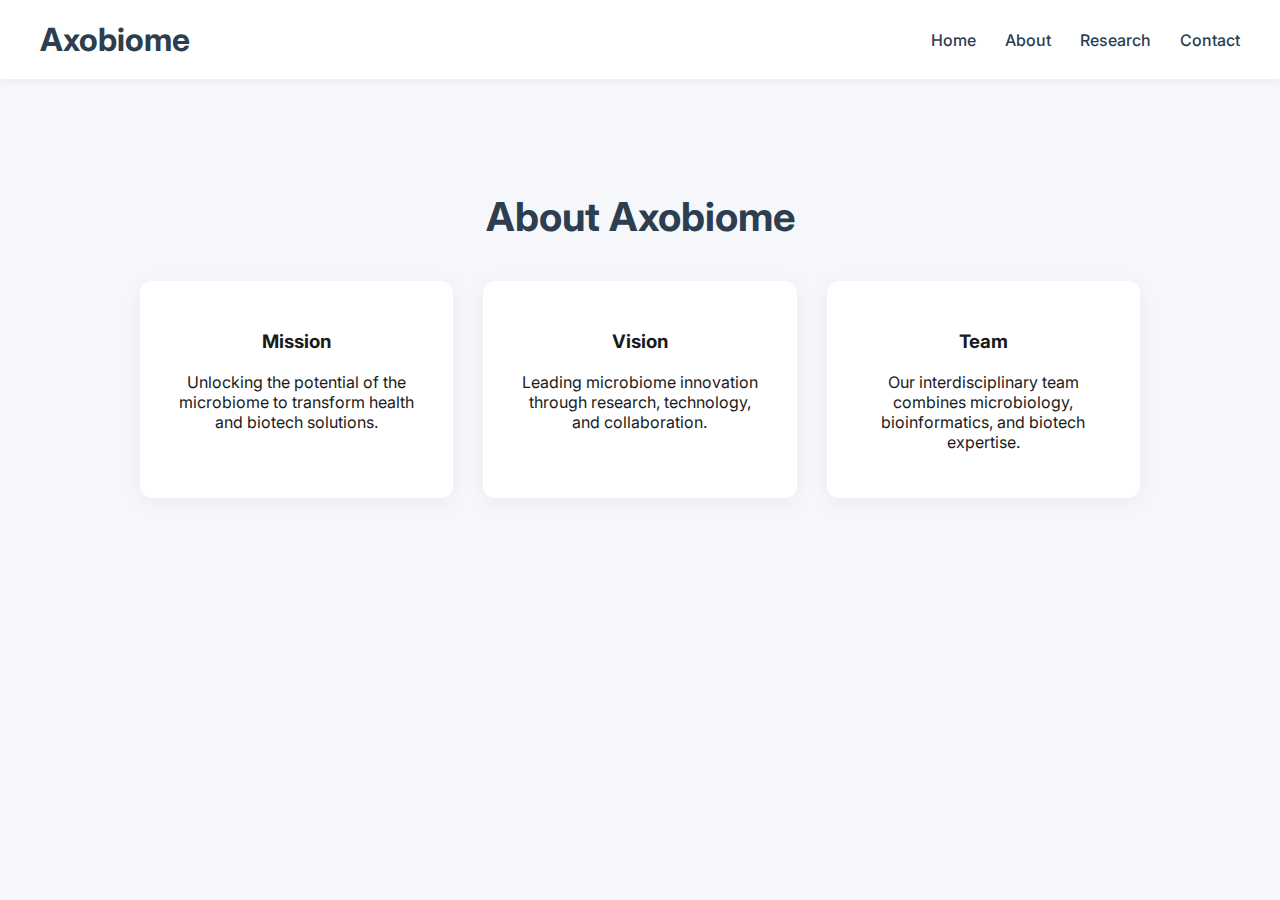
<file: about.html>
<!DOCTYPE html>
<html lang="en">
<head>
  <meta charset="UTF-8">
  <meta name="viewport" content="width=device-width, initial-scale=1.0">
  <title>Axobiome | About</title>
  <link href="https://fonts.googleapis.com/css2?family=Inter:wght@400;600;700&display=swap" rel="stylesheet">
  <style>
    body { margin:0; font-family:'Inter', sans-serif; background:#f5f7fa; color:#1a1a1a; }
    header { background:#fff; padding:20px 40px; display:flex; justify-content:space-between; align-items:center; box-shadow:0 2px 6px rgba(0,0,0,0.05); position:sticky; top:0; z-index:100; }
    header h1 { margin:0; font-weight:700; color:#2c3e50; }
    nav a { margin-left:25px; text-decoration:none; color:#2c3e50; font-weight:500; transition:color 0.2s; }
    nav a:hover { color:#0077cc; }
    section { padding:80px 20px; max-width:1000px; margin:auto; }
    section h2 { text-align:center; margin-bottom:40px; font-size:2.5em; color:#2c3e50; }
    .grid { display:grid; grid-template-columns:repeat(auto-fit, minmax(250px,1fr)); gap:30px; }
    .card { background:white; border-radius:12px; padding:30px; box-shadow:0 4px 20px rgba(0,0,0,0.05); text-align:center; transition:transform 0.3s; }
    .card:hover { transform:translateY(-5px); }
  </style>
</head>
<body>

<header>
  <h1>Axobiome</h1>
  <nav>
    <a href="index.html">Home</a>
    <a href="about.html">About</a>
    <a href="research.html">Research</a>
    <a href="contact.html">Contact</a>
  </nav>
</header>

<section>
  <h2>About Axobiome</h2>
  <div class="grid">
    <div class="card">
      <h3>Mission</h3>
      <p>Unlocking the potential of the microbiome to transform health and biotech solutions.</p>
    </div>
    <div class="card">
      <h3>Vision</h3>
      <p>Leading microbiome innovation through research, technology, and collaboration.</p>
    </div>
    <div class="card">
      <h3>Team</h3>
      <p>Our interdisciplinary team combines microbiology, bioinformatics, and biotech expertise.</p>
    </div>
  </div>
</section>

</body>
</html>
</file>
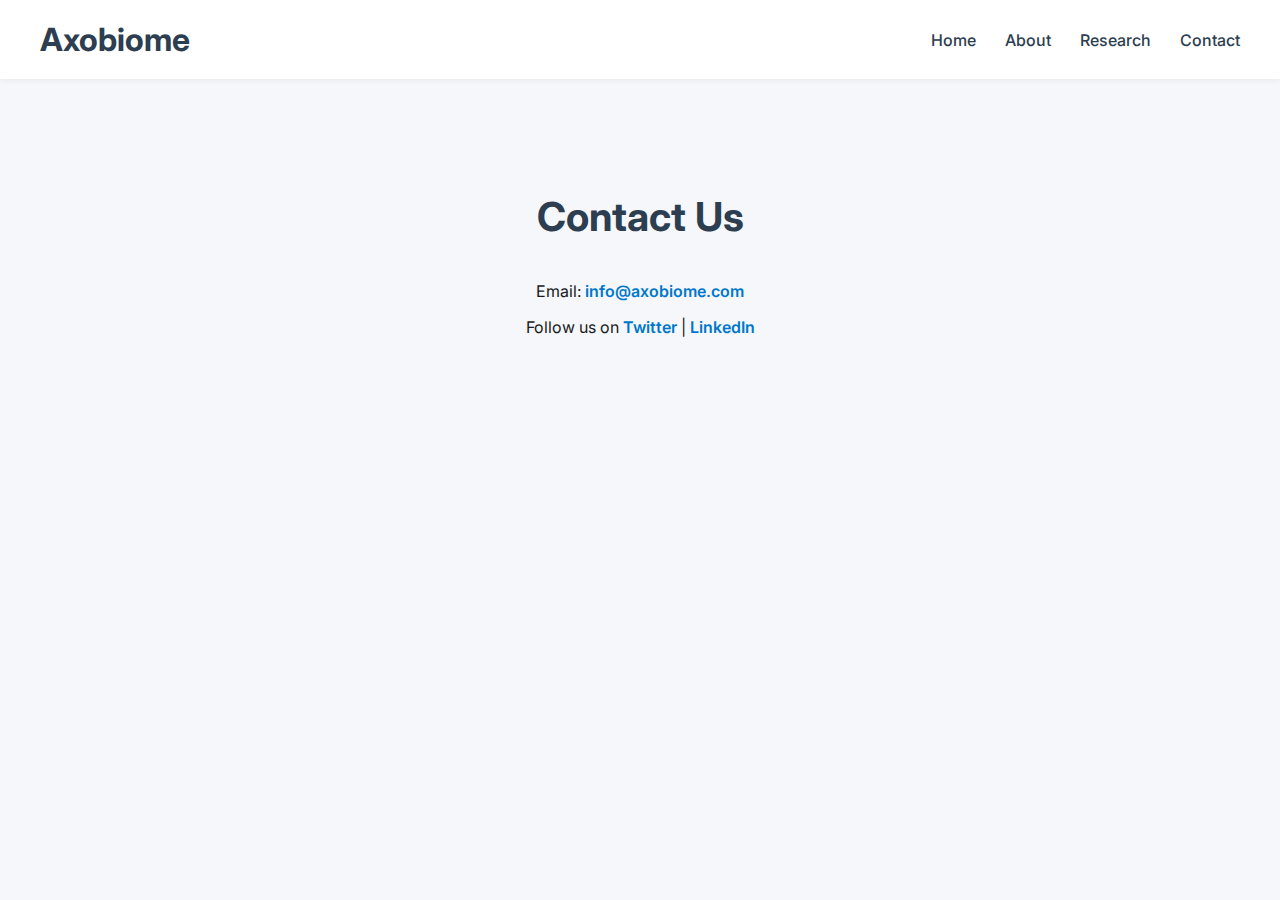
<file: contact.html>
<!DOCTYPE html>
<html lang="en">
<head>
  <meta charset="UTF-8">
  <meta name="viewport" content="width=device-width, initial-scale=1.0">
  <title>Axobiome | Contact</title>
  <link href="https://fonts.googleapis.com/css2?family=Inter:wght@400;600;700&display=swap" rel="stylesheet">
  <style>
    body { margin:0; font-family:'Inter', sans-serif; background:#f5f7fa; color:#1a1a1a; }
    header { background:#fff; padding:20px 40px; display:flex; justify-content:space-between; align-items:center; box-shadow:0 2px 6px rgba(0,0,0,0.05); position:sticky; top:0; z-index:100; }
    header h1 { margin:0; font-weight:700; color:#2c3e50; }
    nav a { margin-left:25px; text-decoration:none; color:#2c3e50; font-weight:500; transition:color 0.2s; }
    nav a:hover { color:#0077cc; }
    section { padding:80px 20px; max-width:600px; margin:auto; text-align:center; }
    h2 { font-size:2.5em; margin-bottom:40px; color:#2c3e50; }
    a { color:#0077cc; text-decoration:none; font-weight:600; }
    a:hover { text-decoration:underline; }
  </style>
</head>
<body>

<header>
  <h1>Axobiome</h1>
  <nav>
    <a href="index.html">Home</a>
    <a href="about.html">About</a>
    <a href="research.html">Research</a>
    <a href="contact.html">Contact</a>
  </nav>
</header>

<section>
  <h2>Contact Us</h2>
  <p>Email: <a href="mailto:info@axobiome.com">info@axobiome.com</a></p>
  <p>Follow us on <a href="#">Twitter</a> | <a href="#">LinkedIn</a></p>
</section>

</body>
</html>
</file>
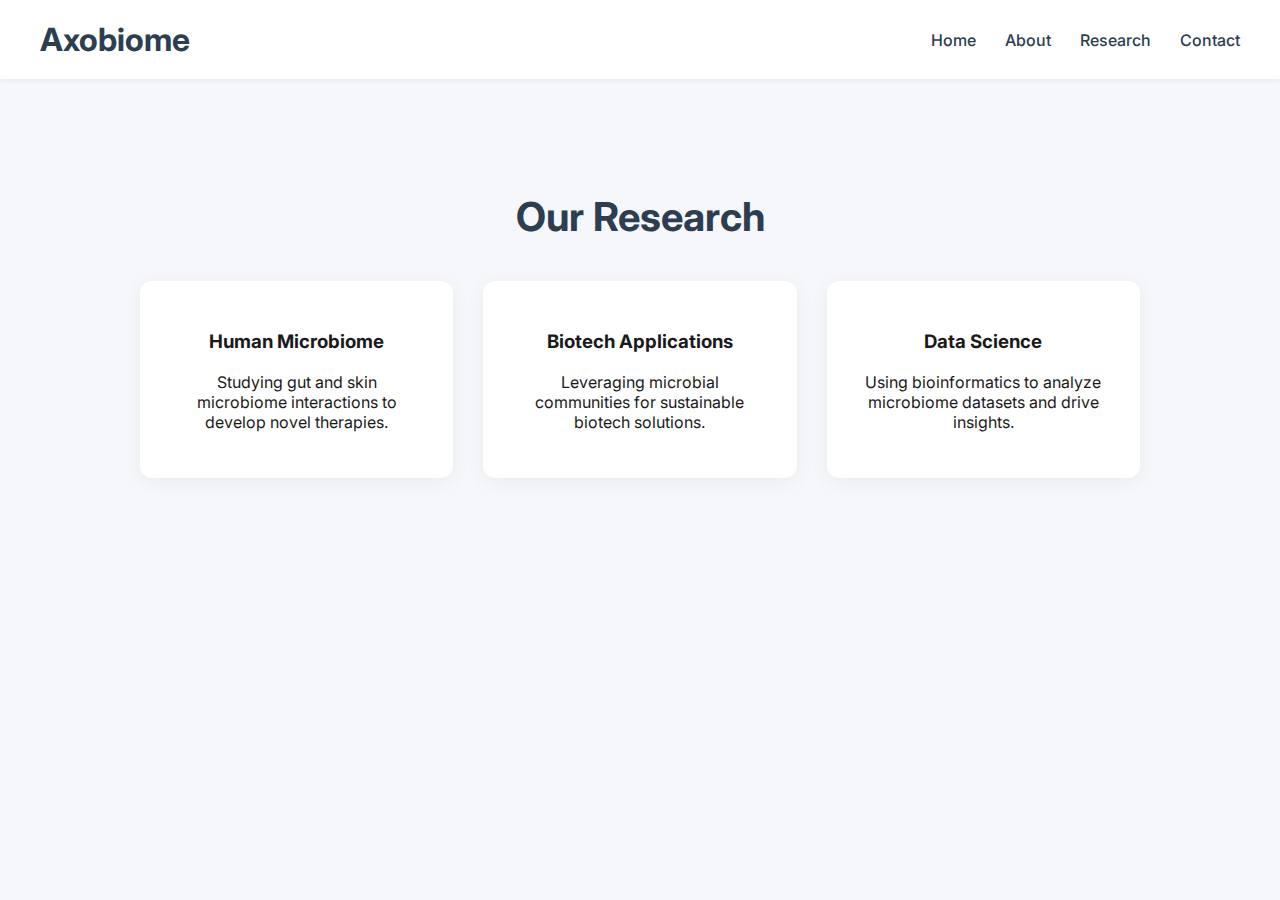
<file: research.html>
<!DOCTYPE html>
<html lang="en">
<head>
  <meta charset="UTF-8">
  <meta name="viewport" content="width=device-width, initial-scale=1.0">
  <title>Axobiome | Research</title>
  <link href="https://fonts.googleapis.com/css2?family=Inter:wght@400;600;700&display=swap" rel="stylesheet">
  <style>
    body { margin:0; font-family:'Inter', sans-serif; background:#f5f7fa; color:#1a1a1a; }
    header { background:#fff; padding:20px 40px; display:flex; justify-content:space-between; align-items:center; box-shadow:0 2px 6px rgba(0,0,0,0.05); position:sticky; top:0; z-index:100; }
    header h1 { margin:0; font-weight:700; color:#2c3e50; }
    nav a { margin-left:25px; text-decoration:none; color:#2c3e50; font-weight:500; transition:color 0.2s; }
    nav a:hover { color:#0077cc; }
    section { padding:80px 20px; max-width:1000px; margin:auto; }
    section h2 { text-align:center; margin-bottom:40px; font-size:2.5em; color:#2c3e50; }
    .grid { display:grid; grid-template-columns:repeat(auto-fit, minmax(250px,1fr)); gap:30px; }
    .card { background:white; border-radius:12px; padding:30px; box-shadow:0 4px 20px rgba(0,0,0,0.05); text-align:center; transition:transform 0.3s; }
    .card:hover { transform:translateY(-5px); }
  </style>
</head>
<body>

<header>
  <h1>Axobiome</h1>
  <nav>
    <a href="index.html">Home</a>
    <a href="about.html">About</a>
    <a href="research.html">Research</a>
    <a href="contact.html">Contact</a>
  </nav>
</header>

<section>
  <h2>Our Research</h2>
  <div class="grid">
    <div class="card">
      <h3>Human Microbiome</h3>
      <p>Studying gut and skin microbiome interactions to develop novel therapies.</p>
    </div>
    <div class="card">
      <h3>Biotech Applications</h3>
      <p>Leveraging microbial communities for sustainable biotech solutions.</p>
    </div>
    <div class="card">
      <h3>Data Science</h3>
      <p>Using bioinformatics to analyze microbiome datasets and drive insights.</p>
    </div>
  </div>
</section>

</body>
</html>
</file>
